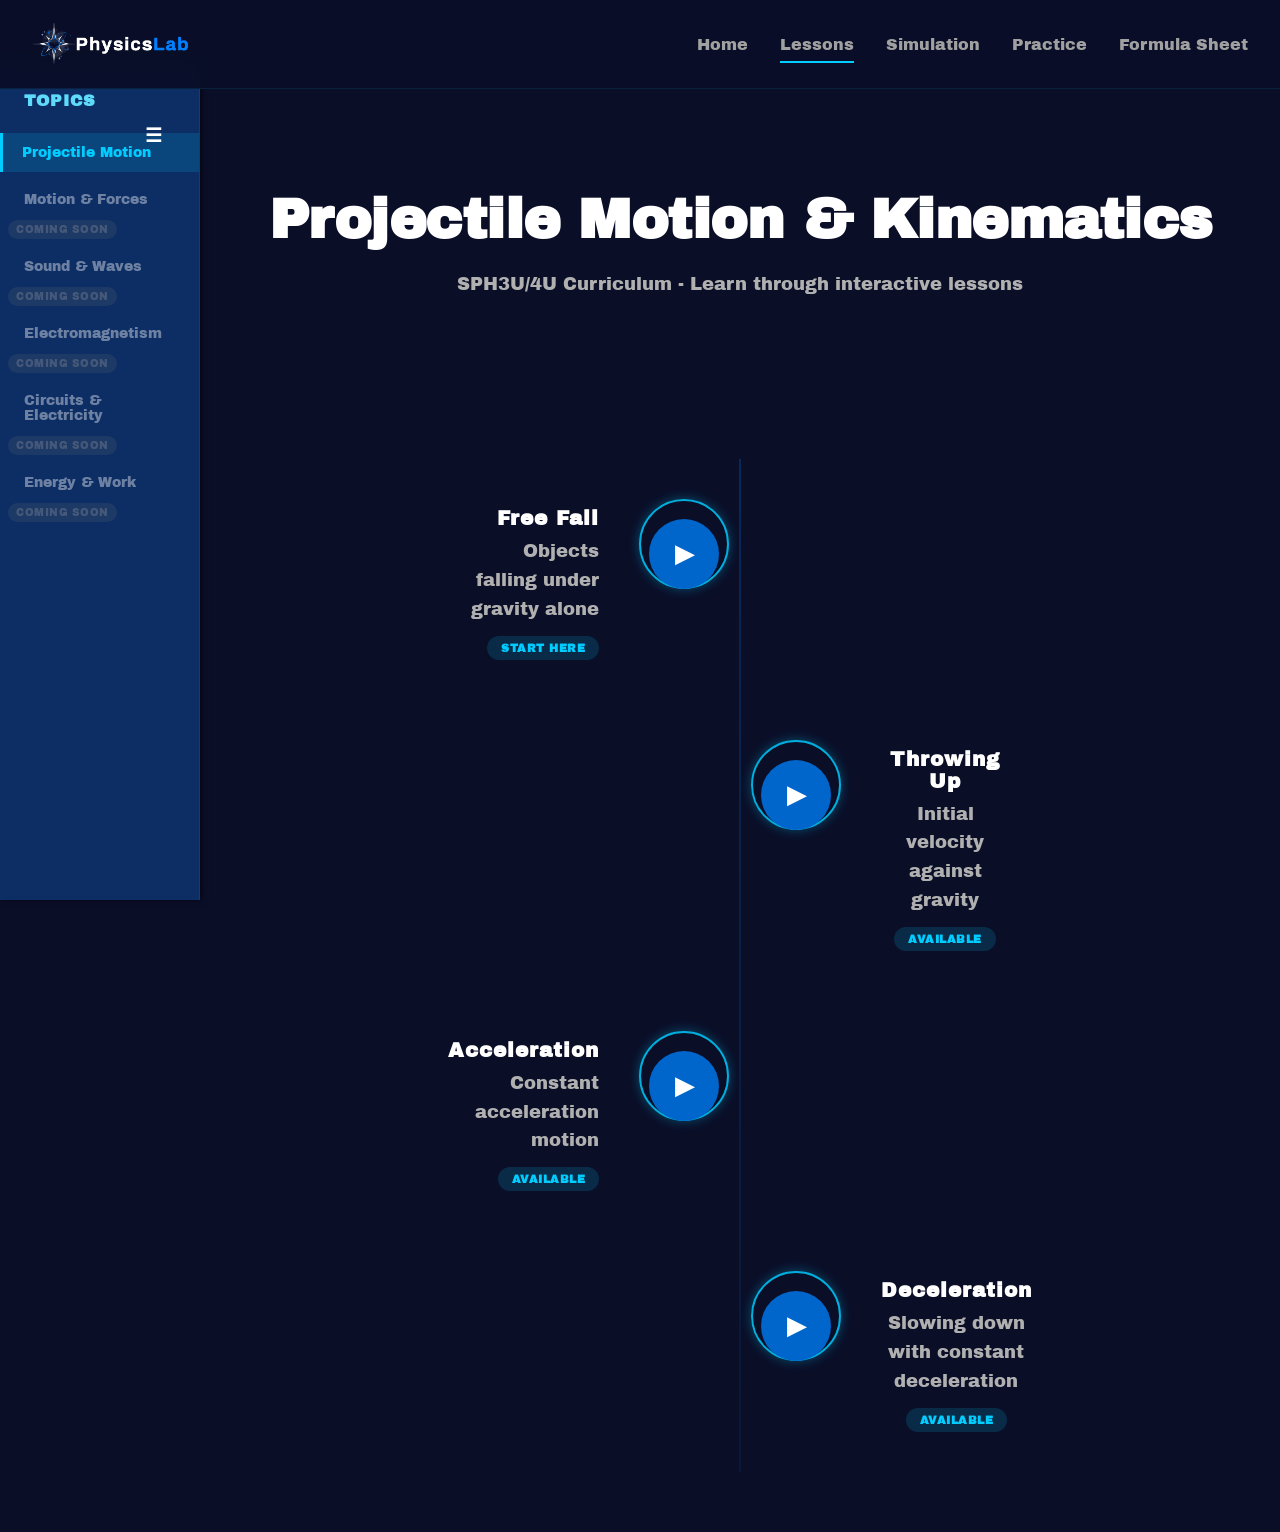
<file: lessons.html>
<!DOCTYPE html>
<html lang="en">
<head>
    <meta charset="UTF-8">
    <meta name="viewport" content="width=device-width, initial-scale=1.0">
    <title>Lessons - Physics Lab</title>
    <link rel="stylesheet" href="stylenew.css">
    <link rel="stylesheet" href="lessons.css">
</head>

<body>
    <nav class="top-nav">
        <div class="nav-brand" onclick="window.location.href='index.html'"><img src="assets/logo.png" alt="PhysicsLab"></div>
        <ul class="nav-menu">
            <li><a href="index.html" class="nav-link">Home</a></li>
            <li><a href="lessons.html" class="nav-link active">Lessons</a></li>
            <li><a href="index.html#simulation" class="nav-link">Simulation</a></li>
            <li><a href="index.html#practice" class="nav-link">Practice</a></li>
            <li><a href="index.html#formulas" class="nav-link">Formula Sheet</a></li>
        </ul>
    </nav>
    
    <div class="main-container">
        <aside class="sidebar">
            <button class="minimize-btn" id="minimize-btn">☰</button>
            <div class="sidebar-header">Topics</div>
            <ul class="unit-list">
                <li class="unit-item active" data-unit="projectile">
                    <span class="unit-name">Projectile Motion</span>
                </li>
                <li class="unit-item disabled" data-unit="forces">
                    <span class="unit-name">Motion & Forces</span>
                    <span class="coming-soon">Coming Soon</span>
                </li>
                <li class="unit-item disabled" data-unit="waves">
                    <span class="unit-name">Sound & Waves</span>
                    <span class="coming-soon">Coming Soon</span>
                </li>
                <li class="unit-item disabled" data-unit="electromagnetism">
                    <span class="unit-name">Electromagnetism</span>
                    <span class="coming-soon">Coming Soon</span>
                </li>
                <li class="unit-item disabled" data-unit="circuits">
                    <span class="unit-name">Circuits & Electricity</span>
                    <span class="coming-soon">Coming Soon</span>
                </li>
                <li class="unit-item disabled" data-unit="energy">
                    <span class="unit-name">Energy & Work</span>
                    <span class="coming-soon">Coming Soon</span>
                </li>
            </ul>
        </aside>
        
        <main class="homepage">
            
            <!-- LESSONS PATHWAY HOME -->
            <section id="lessons-home" class="section active">
                <div class="lessons-header">
                    <h2>Projectile Motion & Kinematics</h2>
                    <p>SPH3U/4U Curriculum - Learn through interactive lessons</p>
                </div>

                <div class="lessons-container">
                    <div class="center-line"></div>
                    <div class="lessons-path">
                        <!-- LESSON 1 -->
                        <div class="lesson-item left-offset">
                            <div class="lesson-node active">
                                <div class="node-orbital"></div>
                                <button class="play-btn" onclick="navigateTo('lesson-1')">▶</button>
                            </div>
                            <div class="lesson-info">
                                <h3>Free Fall</h3>
                                <p>Objects falling under gravity alone</p>
                                <span class="lesson-status">Start here</span>
                            </div>
                        </div>

                        <!-- LESSON 2 -->
                        <div class="lesson-item right-offset">
                            <div class="lesson-node active">
                                <div class="node-orbital"></div>
                                <button class="play-btn" onclick="navigateTo('lesson-2')">▶</button>
                            </div>
                            <div class="lesson-info">
                                <h3>Throwing Up</h3>
                                <p>Initial velocity against gravity</p>
                                <span class="lesson-status">Available</span>
                            </div>
                        </div>

                        <!-- LESSON 3 -->
                        <div class="lesson-item left-offset">
                            <div class="lesson-node active">
                                <div class="node-orbital"></div>
                                <button class="play-btn" onclick="navigateTo('lesson-3')">▶</button>
                            </div>
                            <div class="lesson-info">
                                <h3>Acceleration</h3>
                                <p>Constant acceleration motion</p>
                                <span class="lesson-status">Available</span>
                            </div>
                        </div>

                        <!-- LESSON 4 -->
                        <div class="lesson-item right-offset">
                            <div class="lesson-node active">
                                <div class="node-orbital"></div>
                                <button class="play-btn" onclick="navigateTo('lesson-4')">▶</button>
                            </div>
                            <div class="lesson-info">
                                <h3>Deceleration</h3>
                                <p>Slowing down with constant deceleration</p>
                                <span class="lesson-status">Available</span>
                            </div>
                        </div>
                    </div>
                </div>
            </section>

            <!-- LESSON 1: FREE FALL -->
            <section id="lesson-1" class="section lesson-page">
                <div class="lesson-content-container">
                    <button class="back-btn" onclick="navigateTo('lessons-home')">← Back to Lessons</button>
                    <h2>Free Fall: Understanding Gravity</h2>
                    
                    <div class="lesson-body">
                        <div class="lesson-section">
                            <h3>What happens when you drop something?</h3>
                            <p>When an object falls freely under gravity (no air resistance), it accelerates downward at a constant rate. On Earth, this acceleration is always g = <strong>9.81 m/s²</strong>.</p>
                        </div>

                        <div class="lesson-section">
                            <h3>Key Equations</h3>
                            <div class="formula-card">
                                <code>d = 0.5gt²</code>
                                <p>Distance fallen</p>
                            </div>
                            <div class="formula-card">
                                <code>v = d/t</code>
                                <p>Velocity after time t</p>
                            </div>
                        </div>

                        <div class="lesson-section">
                            <h3>Try it yourself</h3>
                            <p>Click the button below to try the interactive simulation:</p>
                            <a href="index.html#sim-dropping" class="btn btn-primary" style="display: inline-block; margin-top: 15px;">▶ Open Free Fall Simulation</a>
                        </div>

                        <div class="lesson-section">
                            <h3>Real-world example</h3>
                            <p>A ball dropped from a 100-meter building takes about 4.5 seconds to hit the ground and reaches a velocity of about 44 m/s (158 km/h)!</p>
                        </div>

                        <div class="lesson-footer">
                            <button class="btn btn-secondary" onclick="navigateTo('lessons-home')">Back</button>
                            <button class="btn btn-primary" onclick="navigateTo('lesson-2')">Next: Throwing Up</button>
                        </div>
                    </div>
                </div>
            </section>

            <!-- LESSON 2: THROWING UP -->
            <section id="lesson-2" class="section lesson-page">
                <div class="lesson-content-container">
                    <button class="back-btn" onclick="navigateTo('lessons-home')">← Back to Lessons</button>
                    <h2>Throwing Up: Velocity Against Gravity</h2>
                    
                    <div class="lesson-body">
                        <div class="lesson-section">
                            <h3>What if you throw it upward?</h3>
                            <p>When you throw an object upward with initial velocity, gravity still pulls it down. The object slows down, stops at the peak, then falls back down with increasing speed. Acceleration of Gravity is ALWAYS acting on this object!</p>
                        </div>

                        <div class="lesson-section">
                            <h3>Key Equations</h3>
                            <div class="formula-card">
                                <code>v = v₀ - gt</code>
                                <p>Velocity at time t (upward positive)</p>
                            </div>
                            <div class="formula-card">
                                <code>h_max = v₀² / (2g)</code>
                                <p>Maximum height reached</p>
                            </div>
                            <div class="formula-card">
                                <code>t_total = 2 × v₀ / g</code>
                                <p>Total time in air</p>
                            </div>
                        </div>

                        <div class="lesson-section">
                            <h3>Try it yourself</h3>
                            <p>Click the button below to try the interactive simulation:</p>
                            <a href="index.html#sim-throwing" class="btn btn-primary" style="display: inline-block; margin-top: 15px;">▶ Open Throwing Up Simulation</a>
                        </div>

                        <div class="lesson-section">
                            <h3>Key insight</h3>
                            <p>Time to reach max height = Time to fall back down. This is because gravity acts equally in both directions!</p>
                        </div>

                        <div class="lesson-footer">
                            <button class="btn btn-secondary" onclick="navigateTo('lesson-1')">Previous</button>
                            <button class="btn btn-primary" onclick="navigateTo('lesson-3')">Next: Acceleration</button>
                        </div>
                    </div>
                </div>
            </section>

            <!-- LESSON 3: ACCELERATION -->
            <section id="lesson-3" class="section lesson-page">
                <div class="lesson-content-container">
                    <button class="back-btn" onclick="navigateTo('lessons-home')">← Back to Lessons</button>
                    <h2>Constant Acceleration: Speeding Up</h2>
                    
                    <div class="lesson-body">
                        <div class="lesson-section">
                            <h3>What is acceleration?</h3>
                            <p>Acceleration is the rate of change of velocity. When a car speeds up from 0 to 100 km/h, it's accelerating. Constant acceleration means it speeds up at the same rate every second.</p>
                        </div>

                        <div class="lesson-section">
                            <h3>Key Equations</h3>
                            <div class="formula-card">
                                <code>v = v₀ + a × t</code>
                                <p>Final velocity</p>
                            </div>
                            <div class="formula-card">
                                <code>d = v₀t + 0.5 × a × t²</code>
                                <p>Distance traveled (starting from rest: d = 0.5 × a × t²)</p>
                            </div>
                        </div>

                        <div class="lesson-section">
                            <h3>Try it yourself</h3>
                            <p>Click the button below to try the interactive simulation:</p>
                            <a href="index.html#sim-speeding" class="btn btn-primary" style="display: inline-block; margin-top: 15px;">▶ Open Acceleration Simulation</a>
                        </div>

                        <div class="lesson-section">
                            <h3>Real-world context</h3>
                            <p>A car with 5 m/s² acceleration goes from 0 to 60 km/h in 3.3 seconds. Faster accelerations mean quicker speed-ups!</p>
                        </div>

                        <div class="lesson-footer">
                            <button class="btn btn-secondary" onclick="navigateTo('lesson-2')">Previous</button>
                            <button class="btn btn-primary" onclick="navigateTo('lesson-4')">Next: Deceleration</button>
                        </div>
                    </div>
                </div>
            </section>

            <!-- LESSON 4: DECELERATION -->
            <section id="lesson-4" class="section lesson-page">
                <div class="lesson-content-container">
                    <button class="back-btn" onclick="navigateTo('lessons-home')">← Back to Lessons</button>
                    <h2>Deceleration: Slowing Down</h2>
                    
                    <div class="lesson-body">
                        <div class="lesson-section">
                            <h3>What happens when you brake?</h3>
                            <p>Deceleration is negative acceleration — velocity decreases over time. When a car brakes, it's decelerating. The faster you're going, the longer it takes to stop at the same deceleration.</p>
                        </div>

                        <div class="lesson-section">
                            <h3>Key Equations</h3>
                            <div class="formula-card">
                                <code>v = v₀ - a × t</code>
                                <p>Velocity when decelerating</p>
                            </div>
                            <div class="formula-card">
                                <code>d = v₀² / (2a)</code>
                                <p>Stopping distance (when v = 0)</p>
                            </div>
                        </div>

                        <div class="lesson-section">
                            <h3>Try it yourself</h3>
                            <p>Click the button below to try the interactive simulation:</p>
                            <a href="index.html#sim-braking" class="btn btn-primary" style="display: inline-block; margin-top: 15px;">▶ Open Braking Simulation</a>
                        </div>

                        <div class="lesson-section">
                            <h3>Safety lesson</h3>
                            <p>At 30 m/s (108 km/h) with 5 m/s² braking, you need 90 meters to stop. Double the speed → 4× the stopping distance!</p>
                        </div>

                        <div class="lesson-footer">
                            <button class="btn btn-secondary" onclick="navigateTo('lesson-3')">Previous</button>
                            <button class="btn btn-primary" onclick="navigateTo('lessons-home')">Back to Lessons</button>
                        </div>
                    </div>
                </div>
            </section>
            
        </main>
    </div>
    
    <script src="navigation.js"></script>
</body>
</html>
</file>
<file: stylenew.css>
@font-face {
    font-family: 'minecraft-font';
    src: url('./assets/MinecraftRegular-Bmg3.otf') format('opentype');
    font-weight: normal;
    font-style: normal;
}

@font-face{
    font-family:'geist';
    src: url('./assets/ArchivoBlack-Regular.ttf') format('truetype');
    font-weight: normal;
    font-style: normal;
}

/* ============================================
   GLOBAL STYLES
   ============================================ */
* {
    margin: 0;
    padding: 0;
    box-sizing: border-box;
}

html {
    scroll-behavior: smooth;
}

body {
    font-family: 'geist', -apple-system, BlinkMacSystemFont, 'Segoe UI', sans-serif;
    font-size: 16px;
    color: #e0e0e0;
    background-color: #0a0e27;
    margin: 0;
}

/* ============================================
   TOP NAVIGATION
   ============================================ */
.top-nav {
    background: rgba(10, 14, 39, 0.95);
    backdrop-filter: blur(10px);
    border-bottom: 1px solid rgba(0, 204, 255, 0.1);
    color: white;
    padding: 1.2rem 2rem;
    display: flex;
    justify-content: space-between;
    align-items: center;
    position: sticky;
    top: 0;
    z-index: 100;
    transition: all 0.3s ease;
}

.nav-brand{
    font-size: 1.50rem;
    font-weight: bold;
    letter-spacing: 0.5px;
    color: #eefcff;
}

.nav-menu{
    display: flex;
    list-style: none;
    gap: 2rem;
}

.nav-link{
    color: #a0a0a0;
    text-decoration: none;
    font-weight: 500;
    padding: 0.5rem 0;
    border-bottom: 2px solid transparent;
    transition: all 0.3s ease;
    cursor: pointer;
}

.nav-link:hover{
    color: #10a2c7;
}

.nav-link.active {
    border-bottom: 2px solid #00ccff;
}

/* ============================================
   MAIN CONTAINER
   ============================================ */
.main-container {
    display: flex;
    min-height: calc(100vh - 60px);
    margin-left: 200px;
    transition: margin-left 0.3s ease;
}

.main-container.sidebar-minimized {
    margin-left: 60px;
}

.sidebar{
    width: 200px;
    background-color: rgba(14, 56, 118, 0.8);
    color: white;
    padding: 2rem 0;
    box-shadow: 2px 0 5px rgba(0, 0, 0, 0.5);
    position: fixed;
    left: 0;
    top: 60px;
    bottom: 0;
    z-index: 50;
    transition: width 0.3s ease, left 0.3s ease;
    border-right: 1px solid rgba(0, 204, 255, 0.1);
}

.sidebar-header{
    padding: 0 1.5rem;
    font-size: 1rem;
    font-weight: bold;
    margin-bottom: 1.5rem;
    color: #5edbfa;
    text-transform: uppercase;
    letter-spacing: 1px;
}

.sidebar.minimized {
    width: 60px;
    padding: 1rem 0;
}

.sidebar.minimized .sidebar-header,
.sidebar.minimized .unit-name,
.sidebar.minimized .subtopic,
.sidebar.minimized .coming-soon,
.sidebar.minimized .subtopic-list {
    display: none;
}

.sidebar.minimized .unit-item {
    text-align: center;
    margin-bottom: 1rem;
}

.minimize-btn{
    width: 50px;
    right: 20px;
    position: absolute;
    padding: 0.75rem;
    color: white;
    cursor: pointer;
    font-size: 1.2rem;
    background-color: transparent;
    transition: all 0.3s ease;
    border: none;
    border-radius: 0;
    font-weight: bold;
}

.minimize-btn:hover{
    background-color: rgba(0, 204, 255, 0.2);
}

.unit-list{
    list-style: none;
}

.unit-item{
    margin-bottom: 0.5rem;
    cursor: pointer;
    transition: all 0.3s ease;
}

.unit-item.disabled{
    opacity: 0.4;
    cursor: not-allowed;
}

.unit-name{
    display: block;
    cursor: pointer;
    padding: 0.75rem 1.5rem;
    font-weight: 500;
    transition: all 0.3s ease;
    font-size: 14px;
}

.unit-item:not(.disabled):hover .unit-name {
    background-color: rgba(0, 204, 255, 0.2);
    padding-left: 2rem;
    color: #00ccff;
}

.unit-item.active .unit-name {
    background-color: rgba(0, 204, 255, 0.15);
    border-left: 3px solid #00ccff;
    padding-left: 1.2rem;
    color: #00ccff;
}

.coming-soon {
    display: inline-block;
    font-size: 0.65rem;
    background-color: rgba(100, 100, 100, 0.5);
    color: #999;
    padding: 0.25rem 0.5rem;
    border-radius: 20px;
    margin-left: 0.5rem;
    text-transform: uppercase;
    letter-spacing: 0.5px;
}

.homepage {
    flex: 1;
    width: 100%;
}

.hero {
    min-height: 100vh;
    width: 100%;
    display: flex;
    justify-content: center;
    flex-direction: column;
    align-items: center;
    text-align: center;
    padding: 60px 40px;
    background-image: url("assets/homepage-bg.jpg");
    background-size: cover;
    background-position: center;
    background-repeat: no-repeat;
    position: relative;
    z-index: 1;


}

.hero::before {
    content: '';
    position: absolute;
    top: 0;
    left: 0;
    width: 100%;
    height: 100%;
    background: linear-gradient(
        180deg,
        rgba(10, 14, 39, 0.7) 0%,
        rgba(10, 14, 39, 0.6) 50%,
        rgba(10, 14, 39, 0.75) 100%
    );
    z-index: 0;
    pointer-events: none;
}

/* Ensure all hero content is above the overlay */
.hero > * {
    position: relative;
    z-index: 2;
}

.hero-badge{
    font-size:15px;
    color: #00ccff;
    border: 1px solid #00ccff;
    border-radius: 20px;
    padding: 8px 20px;
    margin-bottom: 10px;
    display: inline-block;
    letter-spacing: 1.5px;
    font-weight: 600;
    background: transparent;
    align-self: flex-start;
    left: 250px;
}

h1 {
    justify-content: center;
    font-weight: 800;
    font-size: 130px;
    color: #ffffff;
    letter-spacing: -2px;
    line-height: 1.2;
    margin-bottom: 20px;
    padding: 10 15;
    text-shadow: 0px 4px 30px rgba(231, 243, 255, 0.2);
    transition: all 0.3s ease;
}

h1:hover{
        transform: translateY(-2px);
}

h1 span {
    color: #00ccff;
    display: block;
}

h3{
    font-size: 48px;
    margin-bottom: 20px;
    color: #e0e0e0;
    font-weight: 700;
    letter-spacing: 1px;
}

p {
    font-size: 25px;
    margin-top: 10px;
    line-height: 1.8;
    color: #b0b0b0;
    max-width: 900px;
    font-weight: 500;
}

.hero-buttons{
    display: flex;
    gap:30px;
    margin-top:10px;
    flex-wrap: wrap;
    flex-direction: row;
}

/* ============================================
   BUTTONS
   ============================================ */
button{
    background-color: #0066cc;
    color: white;
    border: none;
    padding: 12px 24px;
    font-family: 'geist', sans-serif;
    font-size: 14px;
    cursor: pointer;
    margin-top: 20px;
    transition: all 0.3s ease;
    border-radius: 6px;
    font-weight: 600;
    text-transform: uppercase;
    letter-spacing: 0.5px;
}

button:hover {
    background-color: #0080ff;
    transform: translateY(-2px);
}

.btn-primary {
    background: linear-gradient(135deg, #0066cc 0%, #0099ff 100%);
    color: white;
    border: none;
    padding: 16px 40px;
    font-size: 16px;
    font-weight: 700;
    cursor: pointer;
    border-radius: 8px;
    transition: all 0.3s ease;
    box-shadow: 0 8px 24px rgba(0, 102, 204, 0.3);
}

.btn-primary:hover {
    transform: translateY(-4px);
    box-shadow: 0 12px 32px rgba(0, 102, 204, 0.5);
    background: linear-gradient(135deg, #0077dd 0%, #00aaff 100%);
}

.btn-primary:active {
    transform: translateY(-1px);
}

.btn-secondary{
    background: transparent;
    color: #ffffff;
    border: 2px solid rgba(255,255,255,0.3);
    padding: 15px 40px;
    font-size: 16px;
    font-weight: 700;
    cursor: pointer;
    border-radius: 8px;
    transition: all 0.3s ease;
}

.btn-secondary:hover{
    border-color:rgba(255,255,255,0.6);
    background:rgba(255,255,255,0.05);
    transform: translateY(-4px);

}

/* Difficulty button active state */
.difficulty-btn.active {
    background: linear-gradient(135deg, #0066cc 0%, #0099ff 100%);
    color: white;
    border: none;
    box-shadow: 0 8px 24px rgba(0, 102, 204, 0.5);
}

.difficulty-btn.active:hover {
    background: linear-gradient(135deg, #0077dd 0%, #00aaff 100%);
    box-shadow: 0 12px 32px rgba(0, 102, 204, 0.7);
}


/* SECTIONS */
.section {
    display: none;
}

.section.active {
    display: flex;
    min-height: 100vh;
    width: 100%;
    flex-direction: column;
    justify-content: center;
    align-items: center;
    text-align: center;
    padding: 60px 40px;
    background: #0a0e27;
    position: relative;
}

.section.active h2 {
    font-size: 56px;
    margin-bottom: 20px;
    color: #ffffff;
    font-weight: 700;
    letter-spacing: -0.5px;
}

.section.active h2 span {
    color: #00ccff;
}

.section.active p {
    font-size: 18px;
    color: #b0b0b0;
    max-width: 600px;
    line-height: 1.6;
}

/* ============================================
   FEATURE CARDS
   ============================================ */
.features-grid {
    display: grid;
    grid-template-columns: repeat(auto-fit, minmax(300px, 1fr));
    gap: 30px;
    padding: 40px;
    width: 100%;
    max-width: 1200px;
    margin: 40px auto;
}

.feature-card {
    background: linear-gradient(
        135deg,
        rgba(0, 204, 255, 0.05) 0%,
        rgba(0, 100, 200, 0.05) 100%
    );
    padding: 40px;
    border-radius: 12px;
    border: 1px solid rgba(0, 204, 255, 0.1);
    transition: all 0.3s ease;
    cursor: pointer;
    min-height: 280px;
    display: flex;
    flex-direction: column;
    justify-content: center;
    align-items: center;
    text-align: center;
}

.feature-card:hover {
    background: linear-gradient(
        135deg,
        rgba(0, 204, 255, 0.12) 0%,
        rgba(0, 100, 200, 0.12) 100%
    );
    border-color: rgba(0, 204, 255, 0.3);
    transform: translateY(-8px);
    box-shadow: 0 12px 32px rgba(0, 204, 255, 0.15);
}

.feature-card h3{
    font-size: 24px;
    margin-bottom: 12px;
    color: #ffffff;
    font-weight: 700;
}

.feature-card p{
    font-size: 14px;
    color: #a0a0a0;
    line-height: 1.6;
    margin: 0;
}

.feature-card1 {
    background: linear-gradient(135deg, rgba(45, 181, 54, 0.1) 0%, rgba(76, 175, 80, 0.05) 100%);
    border-color: rgba(76, 175, 80, 0.2);
}

.feature-card1:hover {
    border-color: rgba(76, 175, 80, 0.4);
}

/* 
.lesson-pathway {
    display: flex;
    justify-content: center;
    align-items: center;
    gap: 30px;
    padding: 40px 20px;
    flex-wrap: wrap;
    max-width: 1000px;
    margin: 40px auto;
}

.lesson-node {
    text-align: center;
    padding: 30px;
    background: rgba(0, 204, 255, 0.08);
    border: 1px solid rgba(0, 204, 255, 0.2);
    border-radius: 12px;
    min-width: 200px;
    transition: all 0.3s ease;
}

.lesson-node.completed {
    background: rgba(76, 175, 80, 0.12);
    border: 2px solid rgba(76, 175, 80, 0.4);
}

.lesson-node.active {
    background: rgba(0, 204, 255, 0.15);
    border: 2px solid #00ccff;
    transform: scale(1.05);
}

.lesson-node.locked {
    background: rgba(100, 100, 100, 0.08);
    border: 1px solid rgba(100, 100, 100, 0.2);
    opacity: 0.6;
}

.node-circle {
    width: 60px;
    height: 60px;
    margin: 0 auto 15px;
    background: linear-gradient(135deg, #0066cc 0%, #00ccff 100%);
    border-radius: 50%;
    display: flex;
    align-items: center;
    justify-content: center;
    font-size: 28px;
    font-weight: bold;
    color: white;
}

.lesson-content {
    max-width: 800px;
    margin: 0 auto;
    padding: 40px;
    text-align: left;
}

.lesson-buttons {
    display: flex;
    gap: 20px;
    margin-top: 40px;
    justify-content: center;
    flex-wrap: wrap;
} */

/* ============================================
   SIMULATIONS SECTION
   ============================================ */
.simulations-container {
    width: 100%;
    padding: 40px;
    max-width: 1200px;
    margin: 0 auto;
}

.simulation-grid {
    display: grid;
    grid-template-columns: repeat(auto-fit, minmax(320px, 1fr));
    gap: 30px;
}

.simulations-card {
    background: linear-gradient(135deg, rgba(0, 204, 255, 0.08) 0%, rgba(0, 100, 200, 0.05) 100%);
    border: 1px solid rgba(0, 204, 255, 0.15);
    border-radius: 12px;
    overflow: hidden;
    transition: all 0.3s ease;
}

.simulations-card:hover {
    background: linear-gradient(135deg, rgba(0, 204, 255, 0.15) 0%, rgba(0, 100, 200, 0.1) 100%);
    border-color: rgba(0, 204, 255, 0.3);
    transform: translateY(-8px);
    box-shadow: 0 12px 32px rgba(0, 204, 255, 0.15);
}

.sim-image {
    width: 100%;
    height: 220px;
    background: linear-gradient(135deg, rgba(0, 102, 204, 0.2), rgba(0, 153, 255, 0.1));
    overflow: hidden;
}

.sim-image img {
    width: 100%;
    height: 100%;
    object-fit: cover;
}

.simulations-card h4 {
    font-size: 18px;
    color: #ffffff;
    padding: 20px 20px 10px;
    margin: 0;
    font-weight: 700;
}

.simulations-card p {
    font-size: 14px;
    color: #a0a0a0;
    padding: 0 20px 20px;
    margin: 0;
    line-height: 1.5;
}

/* ============================================
   RESPONSIVE
   ============================================ */
@media (max-width: 768px) {
    .main-container {
        margin-left: 0;
    }

    .sidebar {
        position: absolute;
        width: 100%;
        top: 60px;
        max-height: 300px;
        border-bottom: 1px solid rgba(0, 204, 255, 0.1);
        z-index: 40;
        overflow-y: auto;
    }

    .sidebar.minimized {
        width: 100%;
        padding: 1rem;
    }

    .sidebar.minimized .unit-item {
        display: inline-block;
        margin-right: 1rem;
    }

    h1 {
        font-size: 48px;
        
    }

    h3 {
        font-size: 32px;
    }

    .features-grid {
        grid-template-columns: 1fr;
    }

    .hero {
        padding: 40px 20px;
    }
}

@media (max-width: 480px) {
    .sidebar {
        max-height: 250px;
    }

    h1 {
        font-size: 36px;
    }

    h3 {
        font-size: 24px;
    }

    .nav-menu {
        gap: 1rem;
        font-size: 12px;
    }

    button {
        padding: 10px 16px;
        font-size: 12px;
    }
}
/* ============================================
   LOGO STYLING
   ============================================ */

.nav-brand {
    cursor: pointer;
    display: flex;
    align-items: center;
    justify-content: center;
    padding: 0;
    margin: 0;
    transition: transform 0.3s ease;
}

.nav-brand img {
    height: 50px;
    width: auto;
    margin: 0;
    padding: 0;
    display: block;
    transition: transform 0.3s ease, filter 0.3s ease;
}

.nav-brand:hover img {
    transform: scale(1.05);
    filter: brightness(1.1);
}

.nav-brand:active img {
    transform: scale(0.95);
}

/* ============================================
   SIMULATIONS CARDS - UPDATED
   ============================================ */

.simulations-card {
    background: linear-gradient(135deg, rgba(0, 204, 255, 0.08) 0%, rgba(0, 100, 200, 0.05) 100%);
    border: 1px solid rgba(0, 204, 255, 0.15);
    border-radius: 12px;
    overflow: hidden;
    transition: all 0.3s ease;
    display: flex;
    flex-direction: column;
    height: 100%;
}

.simulations-card:hover {
    background: linear-gradient(135deg, rgba(0, 204, 255, 0.15) 0%, rgba(0, 100, 200, 0.1) 100%);
    border-color: rgba(0, 204, 255, 0.3);
    transform: translateY(-8px);
    box-shadow: 0 12px 32px rgba(0, 204, 255, 0.15);
}

.sim-image {
    width: 100%;
    height: 200px;
    background: linear-gradient(135deg, rgba(0, 102, 204, 0.2), rgba(0, 153, 255, 0.1));
    overflow: hidden;
    flex-shrink: 0;
}

.sim-image img {
    width: 100%;
    height: 100%;
    object-fit: cover;
    display: block;
}

.sim-image canvas {
    width: 100%;
    height: 100%;
    display: block;
}

.simulations-card h4 {
    font-size: 18px;
    color: #ffffff;
    padding: 20px 20px 8px;
    margin: 0;
    font-weight: 700;
    line-height: 1.3;
}

.simulations-card p {
    font-size: 13px;
    color: #a0a0a0;
    padding: 0 20px 20px;
    margin: 0;
    line-height: 1.4;
    flex-grow: 1;
}

.simulations-card button {
    margin: 0 20px 20px 20px;
    width: auto;
    align-self: center;
    min-width: 140px;
}
</file>
<file: lessons.css>
/* ============================================
   LESSONS HEADER
   ============================================ */

.lessons-header {
    text-align: center;
    margin-bottom: 60px;
    padding: 40px 20px;
}

.lessons-header h2 {
    font-size: 42px;
    font-weight: 800;
    color: #ffffff;
    margin-bottom: 12px;
    letter-spacing: -0.5px;
}

.lessons-header p {
    font-size: 16px;
    color: #a0a0a0;
    max-width: 600px;
    margin: 0 auto;
    line-height: 1.6;
}

/* ============================================
   LESSONS PATHWAY
   ============================================ */

.lessons-container {
    position: relative;
    max-width: 700px;
    margin: 60px auto 0;
}

.center-line {
    position: absolute;
    left: 50%;
    transform: translateX(-50%);
    width: 2px;
    height: 100%;
    background: linear-gradient(180deg, rgba(0, 102, 204, 0.3) 0%, rgba(0, 102, 204, 0.1) 100%);
    top: 0;
    z-index: 1;
}

.lessons-path {
    position: relative;
    display: flex;
    flex-direction: column;
    gap: 80px;
    padding: 40px 0;
    z-index: 2;
}

.lesson-item {
    display: flex;
    align-items: flex-start;
    gap: 40px;
    animation: slideInUp 0.6s ease-out;
}

.lesson-item.left-offset {
    flex-direction: row-reverse;
    padding-right: 52%;
}

.lesson-item.right-offset {
    padding-left: 52%;
}

/* ============================================
   LESSON NODE
   ============================================ */

.lesson-node {
    position: relative;
    width: 90px;
    height: 90px;
    flex-shrink: 0;
    display: flex;
    align-items: center;
    justify-content: center;
    border-radius: 50%;
}

.lesson-node.active {
    animation: nodePulse 2.5s ease-in-out infinite;
}

.node-orbital {
    position: absolute;
    width: 100%;
    height: 100%;
    border: 2px solid #00ccff;
    border-radius: 50%;
    animation: orbitRotate 4s linear infinite;
    opacity: 0.85;
    box-shadow: 0 0 12px rgba(0, 204, 255, 0.4);
}

.play-btn {
    width: 70px;
    height: 70px;
    background: #0066cc;
    border: none;
    border-radius: 50%;
    cursor: pointer;
    position: relative;
    z-index: 15;
    display: flex;
    align-items: center;
    justify-content: center;
    color: white;
    font-size: 24px;
    transition: all 0.3s ease;
}

.play-btn:hover {
    background: #0080ff;
    transform: scale(1.1);
}

.play-btn:active {
    transform: scale(0.95);
}

.lesson-info {
    flex: 1;
    padding-top: 8px;
}

.lesson-item.left-offset .lesson-info {
    text-align: right;
}

.lesson-info h3 {
    font-size: 20px;
    font-weight: 700;
    color: #ffffff;
    margin-bottom: 8px;
}

.lesson-info p {
    font-size: 14px;
    color: #a0a0a0;
    margin: 0 0 12px 0;
    line-height: 1.5;
}

.lesson-status {
    display: inline-block;
    font-size: 11px;
    font-weight: 600;
    letter-spacing: 0.5px;
    padding: 6px 14px;
    border-radius: 20px;
    background: rgba(0, 204, 255, 0.15);
    color: #00ccff;
    text-transform: uppercase;
}

.lesson-status.locked {
    background: rgba(100, 100, 100, 0.2);
    color: #999999;
}

/* ============================================
   LESSON CONTENT PAGE
   ============================================ */

.lesson-page {
    display: none !important;
    justify-content: flex-start !important;
    padding: 0 !important;
    background: #0a0e27 !important;
    min-height: 100vh !important;
}

.lesson-page.active {
    display: flex !important;
}

.lesson-content-container {
    width: 100%;
    max-width: 900px;
    margin: 0 auto;
    padding: 60px 40px;
    animation: slideInUp 0.5s ease-out;
}

.back-btn {
    background: none;
    border: none;
    color: #00ccff;
    font-size: 13px;
    font-weight: 600;
    cursor: pointer;
    margin-bottom: 20px;
    padding: 0;
    transition: all 0.3s ease;
    text-transform: none;
    margin-top: 0;
}

.back-btn:hover {
    color: #ffffff;
    transform: translateX(-4px);
}

.lesson-content-container h2 {
    font-size: 40px;
    font-weight: 800;
    color: #ffffff;
    margin-bottom: 40px;
    margin-top: 0;
    justify-content: center;
    flex-direction: column;
    align-items: center;
    text-align: center;
}

/* ============================================
   LESSON BODY SECTIONS
   ============================================ */

.lesson-body {
    margin-bottom: 40px;
}

.lesson-section {
    margin-bottom: 40px;
}

.lesson-section h3 {
    font-size: 22px;
    font-weight: 700;
    color: #ffffff;
    margin-bottom: 16px;
    margin-top: 0;
    justify-content: center;
    flex-direction: column;
    align-items: center;
    text-align: center;
}

.lesson-section p {
    font-size: 15px;
    color: #c0c0c0;
    line-height: 1.8;
    margin: 0 0 16px 0;
    margin-left: 100px;
    justify-content: center;
    flex-direction: column;
    align-items: center;
    text-align: center;
}

.lesson-section strong {
    color: #00ccff;
    font-weight: 700;
}

/* ============================================
   FORMULA CARDS
   ============================================ */

.formula-card {
    background: rgba(0, 102, 204, 0.1);
    border-left: 3px solid #0066cc;
    padding: 16px 20px;
    border-radius: 6px;
    margin: 12px 0;
    display: inline-block;
    min-width: 280px;
}

.formula-card code {
    display: block;
    color: #00ccff;
    font-family: monospace;
    font-size: 13px;
    font-weight: 600;
    margin-bottom: 6px;
}

.formula-card p {
    font-size: 12px;
    color: #a0a0a0;
    margin: 0;
}

/* ============================================
   MINI SIMULATIONS
   ============================================ */

.mini-sim {
    background: #1a2a4a;
    border: 1px solid rgba(0, 102, 204, 0.2);
    border-radius: 8px;
    padding: 20px;
    margin: 20px 0;
}

.mini-sim canvas {
    width: 100%;
    height: auto;
    background: #2b5b9b;
    border-radius: 6px;
    margin-bottom: 16px;
    display: block;
}

.sim-controls {
    display: flex;
    flex-direction: column;
    gap: 12px;
}

.control-row {
    display: flex;
    align-items: center;
    gap: 12px;
    font-size: 13px;
    color: #c0c0c0;
}

.control-row label {
    flex: 1;
    display: flex;
    align-items: center;
    gap: 8px;
    margin: 0;
    font-weight: 500;
}

.control-row input[type="range"] {
    flex: 0.5;
    height: 4px;
    background: #3a5a8a;
    border-radius: 2px;
    -webkit-appearance: none;
    appearance: none;
    cursor: pointer;
}

.control-row input[type="range"]::-webkit-slider-thumb {
    -webkit-appearance: none;
    appearance: none;
    width: 14px;
    height: 14px;
    border-radius: 50%;
    background: #0066cc;
    cursor: pointer;
}

.control-row input[type="range"]::-moz-range-thumb {
    width: 14px;
    height: 14px;
    border-radius: 50%;
    background: #0066cc;
    cursor: pointer;
    border: none;
}

.control-row span {
    min-width: 40px;
    text-align: right;
    color: #00ccff;
    font-weight: 600;
}

.control-row button {
    padding: 8px 16px;
    font-size: 12px;
    font-weight: 600;
    background: #0066cc;
    color: white;
    border: none;
    border-radius: 6px;
    cursor: pointer;
    transition: background 0.2s ease;
    text-transform: uppercase;
    letter-spacing: 0.5px;
    margin-top: 0;
}

.control-row button:hover {
    background: #0080ff;
}

.sim-stats {
    background: rgba(0, 0, 0, 0.2);
    padding: 12px;
    border-radius: 6px;
    display: flex;
    gap: 20px;
    font-size: 12px;
    color: #d0d0d0;
}

.sim-stats div {
    flex: 1;
}

.sim-stats strong {
    color: #00ccff;
    font-weight: 700;
}

/* ============================================
   LESSON FOOTER
   ============================================ */

.lesson-footer {
    display: flex;
    gap: 20px;
    margin-top: 60px;
    padding-top: 40px;
    border-top: 1px solid rgba(0, 204, 255, 0.1);
    justify-content: center;
    flex-wrap: wrap;
}

.lesson-footer .btn {
    min-width: 180px;
}

/* ============================================
   ANIMATIONS
   ============================================ */

@keyframes orbitRotate {
    from {
        transform: rotate(0deg);
    }
    to {
        transform: rotate(360deg);
    }
}

@keyframes nodePulse {
    0%, 100% {
        filter: drop-shadow(0 0 8px rgba(0, 204, 255, 0.3));
    }
    50% {
        filter: drop-shadow(0 0 20px rgba(0, 204, 255, 0.8));
    }
}

@keyframes slideInUp {
    from {
        opacity: 0;
        transform: translateY(20px);
    }
    to {
        opacity: 1;
        transform: translateY(0);
    }
}

/* ============================================
   RESPONSIVE
   ============================================ */

@media (max-width: 1024px) {
    .lesson-item.left-offset,
    .lesson-item.right-offset {
        padding-left: 0;
        padding-right: 0;
        flex-direction: row;
    }
}

@media (max-width: 768px) {
    .lessons-header h2 {
        font-size: 32px;
    }

    .lesson-content-container h2 {
        font-size: 28px;
    }

    .lessons-container {
        max-width: 100%;
        padding: 0 20px;
    }

    .lesson-item {
        gap: 20px;
    }

    .lesson-node {
        width: 75px;
        height: 75px;
    }

    .play-btn {
        width: 60px;
        height: 60px;
        font-size: 20px;
    }

    .lesson-content-container {
        padding: 40px 20px;
    }

    .lesson-footer {
        flex-direction: column;
    }

    .lesson-footer .btn {
        width: 100%;
    }

    .formula-card {
        min-width: 100%;
    }

    .sim-stats {
        flex-direction: column;
        gap: 8px;
    }
}

@media (max-width: 480px) {
    .lessons-header h2 {
        font-size: 24px;
    }

    .lessons-header p {
        font-size: 14px;
    }

    .lesson-section h3 {
        font-size: 18px;
    }

    .control-row {
        flex-direction: column;
        align-items: flex-start;
    }

    .control-row label {
        width: 100%;
    }

    .control-row input[type="range"] {
        width: 100%;
    }

    .control-row button {
        width: 100%;
    }
}


#lessons-home {
    display: none !important;
}

#lessons-home.active {
    display: flex !important;
}
</file>
